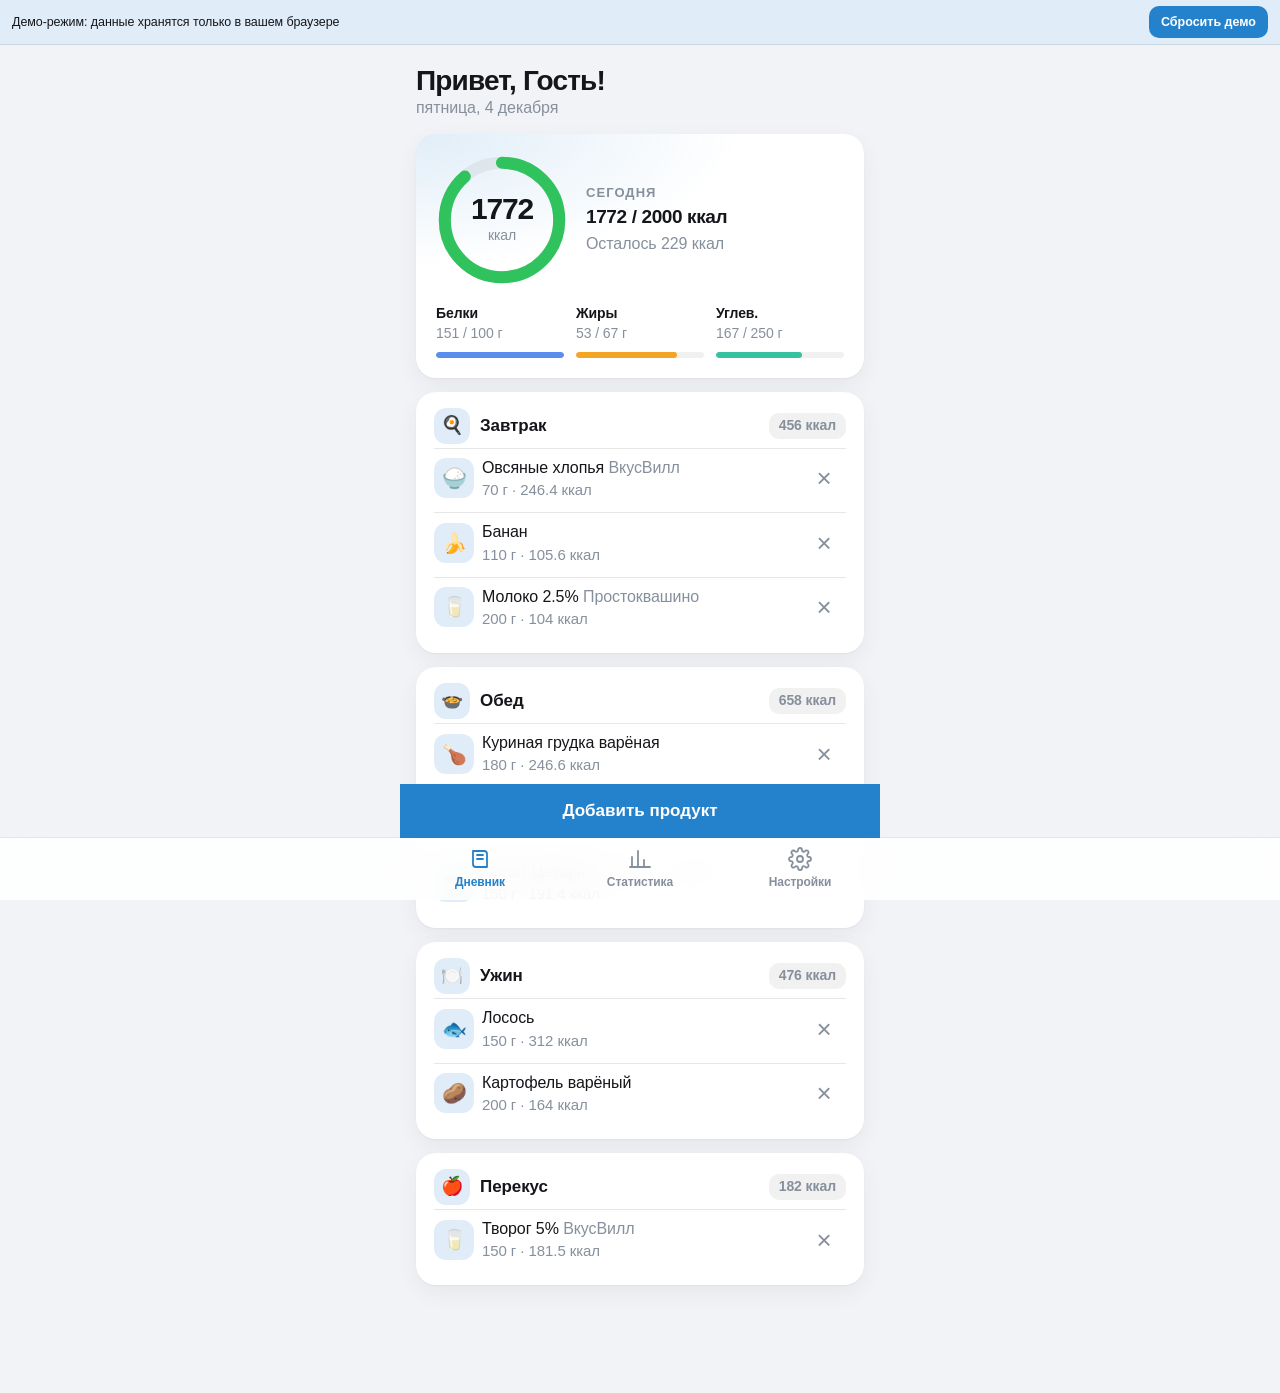
<file: frontend/index.html>
<!DOCTYPE html>
<html lang="ru">
<head>
  <meta charset="UTF-8">
  <meta name="viewport" content="width=device-width, initial-scale=1, maximum-scale=1, user-scalable=no">
  <title>CalorieBot — Дневник</title>
  <link rel="stylesheet" href="style.css?v=20261019b">
  <script src="https://telegram.org/js/telegram-web-app.js"></script>
</head>
<body>
  <main class="container">
    <header class="page-header">
      <h1 id="greeting">Привет!</h1>
      <div id="dateLabel" class="hint"></div>
    </header>

    <div id="loading">
      <div class="skeleton" style="height: 120px; margin-top: 12px"></div>
      <div class="skeleton skeleton-card"></div>
      <div class="skeleton skeleton-card"></div>
      <div class="skeleton skeleton-card"></div>
    </div>

    <div id="errorBox" class="error-box" hidden>
      <div id="errorText"></div>
      <button id="retryBtn" class="btn" type="button">Повторить</button>
    </div>

    <div id="content" hidden>
      <section class="card hero">
        <div class="hero-top">
          <div class="ring">
            <svg viewBox="0 0 120 120" aria-hidden="true">
              <circle class="ring-bg" cx="60" cy="60" r="52"></circle>
              <circle id="ringFill" class="ring-fg" cx="60" cy="60" r="52"></circle>
            </svg>
            <div class="ring-center">
              <div id="ringValue" class="ring-value">0</div>
              <div class="ring-unit">ккал</div>
            </div>
          </div>
          <div class="hero-side">
            <div class="hero-label">Сегодня</div>
            <div id="kcalText" class="kcal-main"></div>
            <div id="kcalCaption"></div>
          </div>
        </div>
        <div class="macros">
          <div class="macro">
            <div class="macro-head"><span class="macro-name">Белки</span><span id="proteinText" class="macro-value"></span></div>
            <div class="macro-bar"><div id="proteinFill" class="macro-fill protein"></div></div>
          </div>
          <div class="macro">
            <div class="macro-head"><span class="macro-name">Жиры</span><span id="fatText" class="macro-value"></span></div>
            <div class="macro-bar"><div id="fatFill" class="macro-fill fat"></div></div>
          </div>
          <div class="macro">
            <div class="macro-head"><span class="macro-name">Углев.</span><span id="carbsText" class="macro-value"></span></div>
            <div class="macro-bar"><div id="carbsFill" class="macro-fill carbs"></div></div>
          </div>
        </div>
      </section>
      <div id="meals"></div>
    </div>
  </main>

  <nav class="tabbar">
    <div class="tabbar-inner">
      <a href="index.html?v=20261019b" class="active"><svg class="tab-icon" viewBox="0 0 24 24"><path d="M5 4h11a3 3 0 0 1 3 3v13H8a3 3 0 0 1-3-3V4z"/><path d="M9 8h6M9 12h6"/></svg><span>Дневник</span></a>
      <a href="stats.html?v=20261019b"><svg class="tab-icon" viewBox="0 0 24 24"><path d="M4 20V10M10 20V4M16 20v-7M22 20H2"/></svg><span>Статистика</span></a>
      <a href="settings.html?v=20261019b"><svg class="tab-icon" viewBox="0 0 24 24"><circle cx="12" cy="12" r="3"/><path d="M19.4 15a1.7 1.7 0 0 0 .3 1.8l.1.1a2 2 0 1 1-2.8 2.8l-.1-.1a1.7 1.7 0 0 0-1.8-.3 1.7 1.7 0 0 0-1 1.5V21a2 2 0 1 1-4 0v-.1a1.7 1.7 0 0 0-1.1-1.5 1.7 1.7 0 0 0-1.8.3l-.1.1a2 2 0 1 1-2.8-2.8l.1-.1a1.7 1.7 0 0 0 .3-1.8 1.7 1.7 0 0 0-1.5-1H3a2 2 0 1 1 0-4h.1a1.7 1.7 0 0 0 1.5-1.1 1.7 1.7 0 0 0-.3-1.8l-.1-.1a2 2 0 1 1 2.8-2.8l.1.1a1.7 1.7 0 0 0 1.8.3H9a1.7 1.7 0 0 0 1-1.5V3a2 2 0 1 1 4 0v.1a1.7 1.7 0 0 0 1 1.5 1.7 1.7 0 0 0 1.8-.3l.1-.1a2 2 0 1 1 2.8 2.8l-.1.1a1.7 1.7 0 0 0-.3 1.8V9a1.7 1.7 0 0 0 1.5 1H21a2 2 0 1 1 0 4h-.1a1.7 1.7 0 0 0-1.5 1z"/></svg><span>Настройки</span></a>
    </div>
  </nav>

  <script type="module" src="diary.js?v=20261019b"></script>
</body>
</html>
</file>
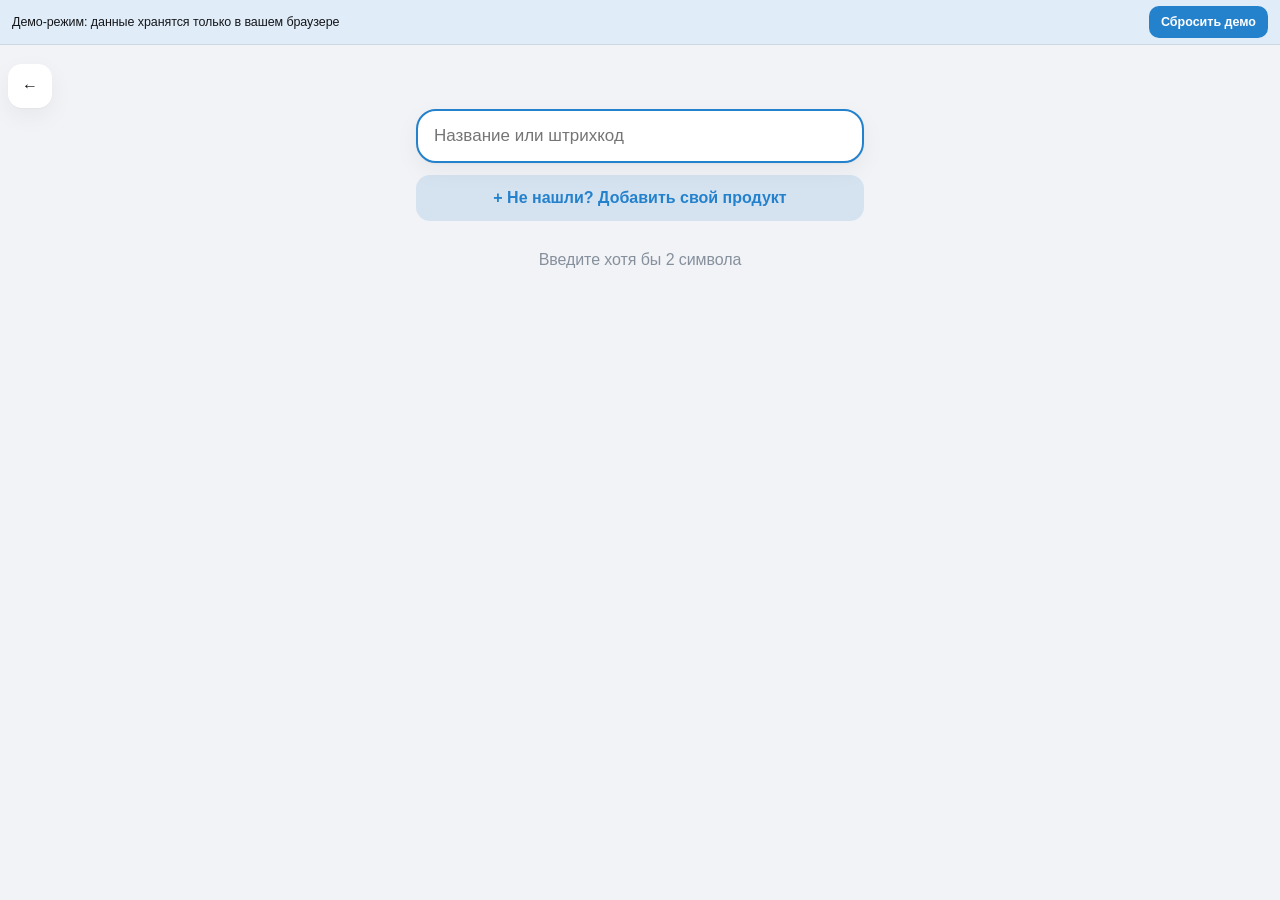
<file: frontend/add.html>
<!DOCTYPE html>
<html lang="ru">
<head>
  <meta charset="UTF-8">
  <meta name="viewport" content="width=device-width, initial-scale=1, maximum-scale=1, user-scalable=no">
  <title>CalorieBot — Добавление</title>
  <link rel="stylesheet" href="style.css?v=20261019b">
  <script src="https://telegram.org/js/telegram-web-app.js"></script>
</head>
<body>
  <main class="container">
    <section class="card product-hero">
      <div id="productMedia"></div>
      <div>
        <div id="productName" class="product-name"></div>
        <div id="productBrand" class="hint"></div>
        <div id="productPer100" class="hint"></div>
      </div>
    </section>

    <div class="weight-row">
      <input id="weightInput" class="text-input weight-input" type="text" inputmode="decimal"
             value="100" autocomplete="off" aria-label="Вес порции в граммах">
      <span class="weight-suffix">г</span>
    </div>
    <div id="weightError" class="field-error" hidden>Введите вес от 1 до 5000 г</div>

    <div class="quick-row">
      <button type="button" class="chip quick-btn" data-weight="50">50 г</button>
      <button type="button" class="chip quick-btn" data-weight="100">100 г</button>
      <button type="button" class="chip quick-btn" data-weight="150">150 г</button>
      <button type="button" class="chip quick-btn" data-weight="200">200 г</button>
    </div>

    <section class="card">
      <div id="previewKcal" class="preview-kcal"></div>
      <div id="previewMacros" class="hint"></div>
    </section>

    <div id="mealSwitch" class="segmented">
      <button type="button" class="chip" data-meal="breakfast">Завтрак</button>
      <button type="button" class="chip" data-meal="lunch">Обед</button>
      <button type="button" class="chip" data-meal="dinner">Ужин</button>
      <button type="button" class="chip" data-meal="snack">Перекус</button>
    </div>
    <button id="deleteProductBtn" class="btn-link" type="button" hidden>Удалить этот продукт из моих</button>
  </main>

  <script type="module" src="add.js?v=20261019b"></script>
</body>
</html>
</file>
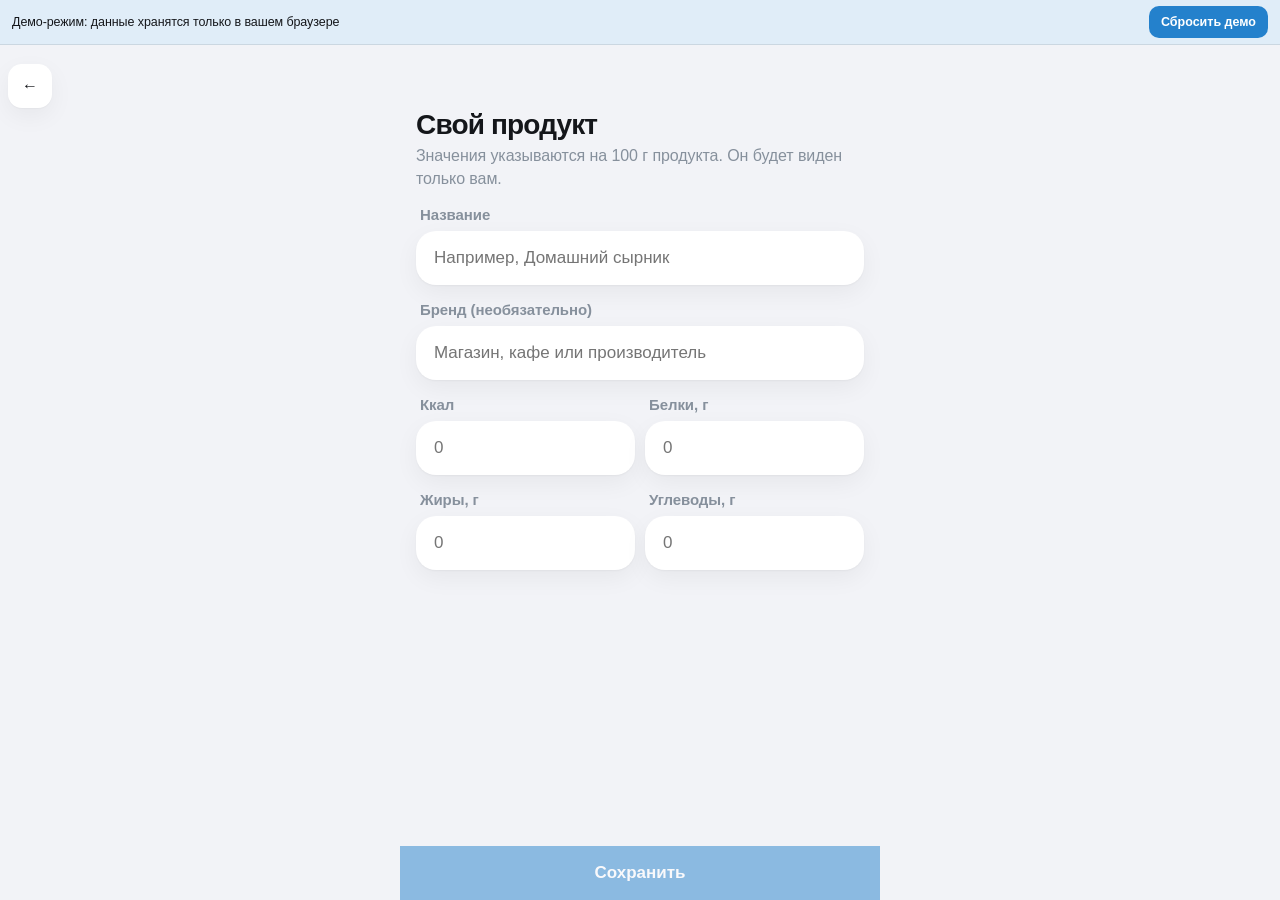
<file: frontend/create.html>
<!DOCTYPE html>
<html lang="ru">
<head>
  <meta charset="UTF-8">
  <meta name="viewport" content="width=device-width, initial-scale=1, maximum-scale=1, user-scalable=no">
  <title>CalorieBot — Свой продукт</title>
  <link rel="stylesheet" href="style.css?v=20261019b">
  <script src="https://telegram.org/js/telegram-web-app.js"></script>
</head>
<body>
  <main class="container">
    <h1>Свой продукт</h1>
    <div class="hint" style="margin-top: 4px">Значения указываются на 100 г продукта. Он будет виден только вам.</div>

    <form id="form" autocomplete="off" onsubmit="return false">
      <div class="field">
        <label for="fieldName">Название</label>
        <input id="fieldName" class="text-input" type="text" maxlength="100" placeholder="Например, Домашний сырник">
        <div class="field-error" hidden></div>
      </div>
      <div class="field">
        <label for="fieldBrand">Бренд (необязательно)</label>
        <input id="fieldBrand" class="text-input" type="text" maxlength="100" placeholder="Магазин, кафе или производитель">
        <div class="field-error" hidden></div>
      </div>

      <div class="field-row">
        <div class="field">
          <label for="fieldCalories">Ккал</label>
          <input id="fieldCalories" class="text-input" type="text" inputmode="decimal" placeholder="0">
          <div class="field-error" hidden></div>
        </div>
        <div class="field">
          <label for="fieldProtein">Белки, г</label>
          <input id="fieldProtein" class="text-input" type="text" inputmode="decimal" placeholder="0">
          <div class="field-error" hidden></div>
        </div>
      </div>
      <div class="field-row">
        <div class="field">
          <label for="fieldFat">Жиры, г</label>
          <input id="fieldFat" class="text-input" type="text" inputmode="decimal" placeholder="0">
          <div class="field-error" hidden></div>
        </div>
        <div class="field">
          <label for="fieldCarbs">Углеводы, г</label>
          <input id="fieldCarbs" class="text-input" type="text" inputmode="decimal" placeholder="0">
          <div class="field-error" hidden></div>
        </div>
      </div>

      <div id="calcHint" class="hint calc-hint"></div>
      <button id="calcBtn" class="btn-secondary" type="button" hidden>Посчитать ккал по БЖУ</button>
    </form>
  </main>

  <script type="module" src="create.js?v=20261019b"></script>
</body>
</html>
</file>
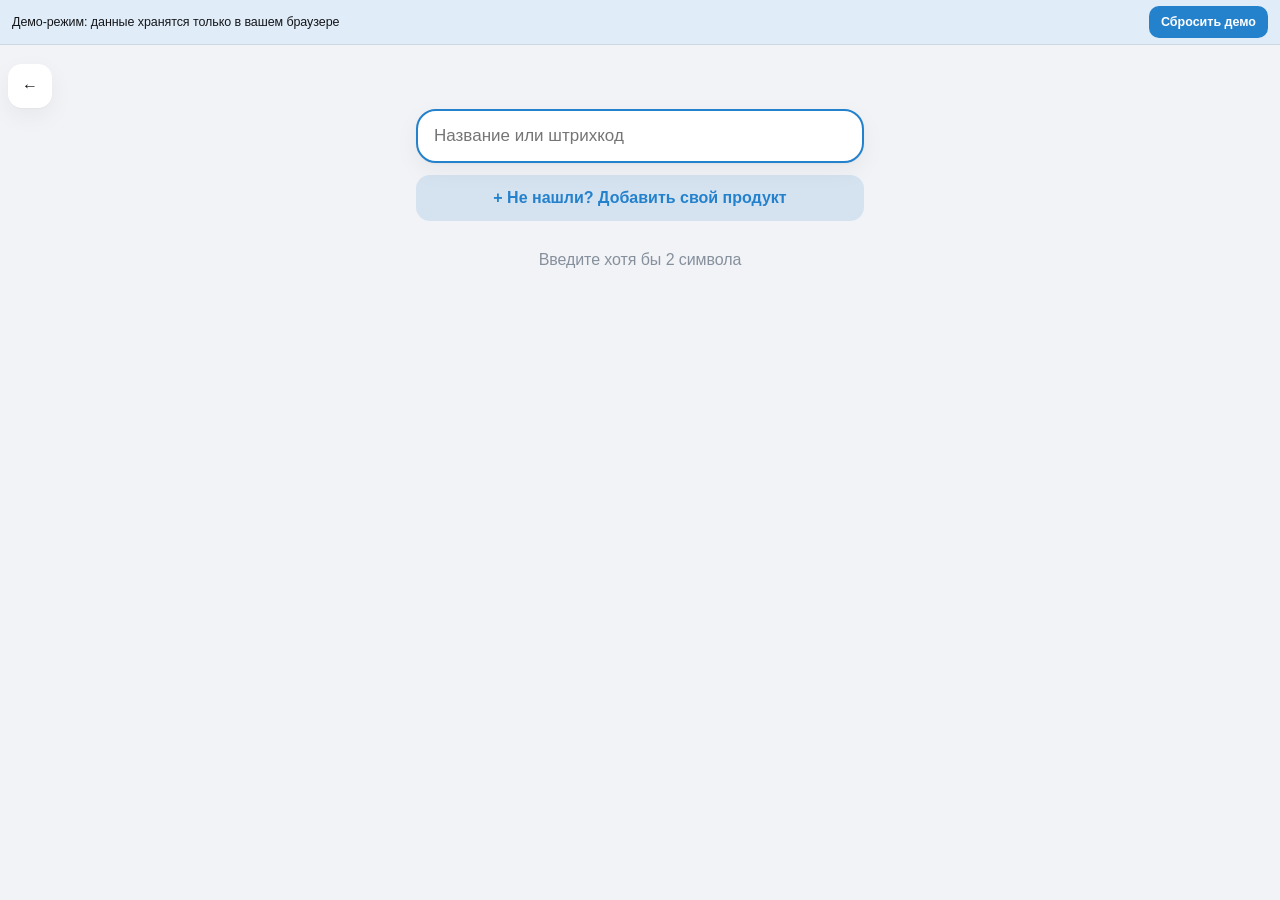
<file: frontend/search.html>
<!DOCTYPE html>
<html lang="ru">
<head>
  <meta charset="UTF-8">
  <meta name="viewport" content="width=device-width, initial-scale=1, maximum-scale=1, user-scalable=no">
  <title>CalorieBot — Поиск</title>
  <link rel="stylesheet" href="style.css?v=20261019b">
  <script src="https://telegram.org/js/telegram-web-app.js"></script>
</head>
<body>
  <main class="container">
    <input id="searchInput" class="search-input" type="search" enterkeyhint="search"
           placeholder="Название или штрихкод" autocomplete="off" autocapitalize="off">

    <button id="createBtn" class="btn-secondary create-btn" type="button">+ Не нашли? Добавить свой продукт</button>

    <div id="banner" class="banner" hidden>
      Внешняя база временно недоступна — показаны результаты из локальной базы
    </div>

    <div id="stateText" class="state-text"></div>

    <div id="errorBox" class="error-box" hidden>
      <div id="errorText"></div>
      <button id="retryBtn" class="btn" type="button">Повторить</button>
    </div>

    <div id="results"></div>

  </main>

  <script type="module" src="search.js?v=20261019b"></script>
</body>
</html>
</file>
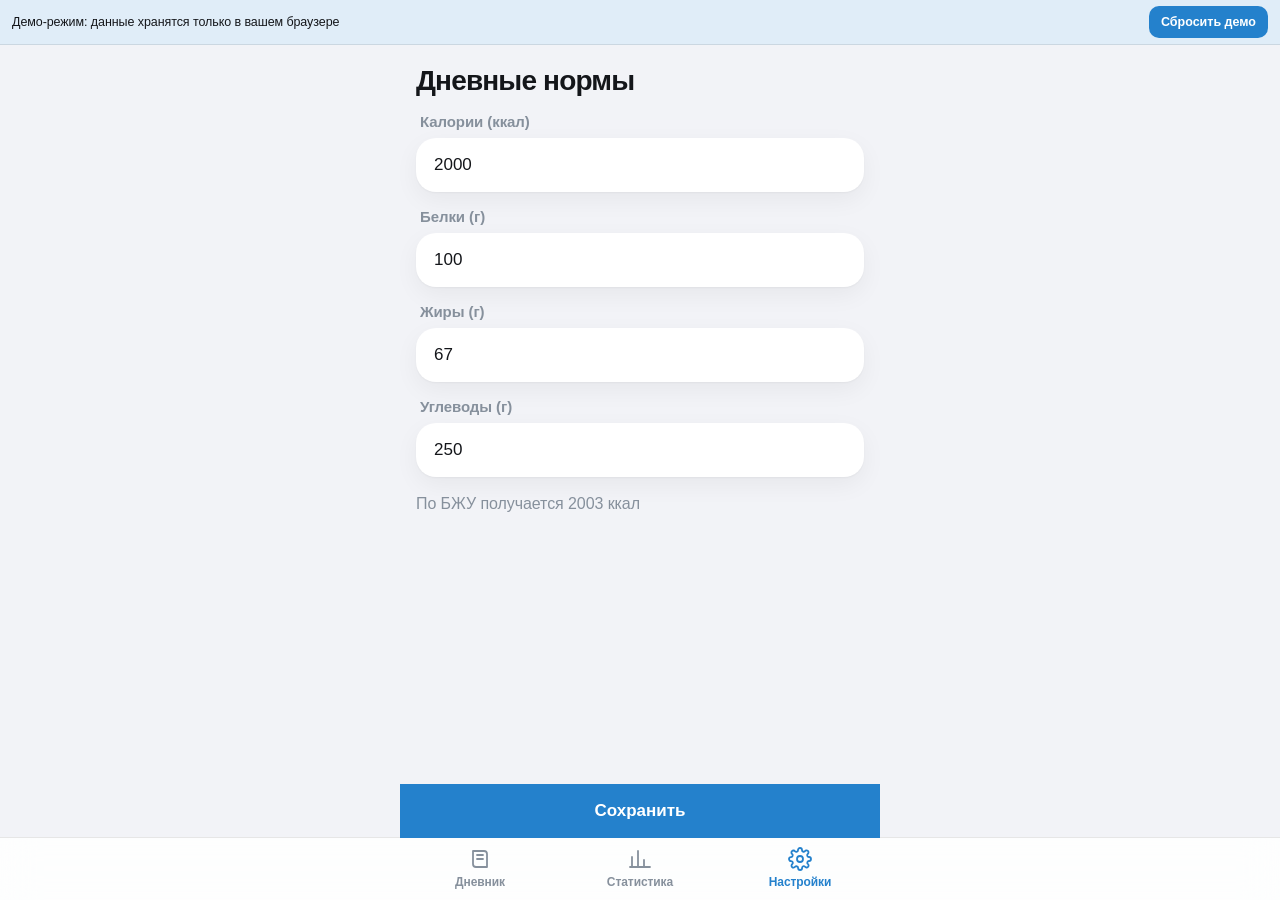
<file: frontend/settings.html>
<!DOCTYPE html>
<html lang="ru">
<head>
  <meta charset="UTF-8">
  <meta name="viewport" content="width=device-width, initial-scale=1, maximum-scale=1, user-scalable=no">
  <title>CalorieBot — Настройки</title>
  <link rel="stylesheet" href="style.css?v=20261019b">
  <script src="https://telegram.org/js/telegram-web-app.js"></script>
</head>
<body>
  <main class="container">
    <h1>Дневные нормы</h1>

    <div id="loading">
      <div class="skeleton skeleton-card"></div>
      <div class="skeleton skeleton-card"></div>
      <div class="skeleton skeleton-card"></div>
      <div class="skeleton skeleton-card"></div>
    </div>

    <div id="errorBox" class="error-box" hidden>
      <div id="errorText"></div>
      <button id="retryBtn" class="btn" type="button">Повторить</button>
    </div>

    <form id="form" hidden autocomplete="off" onsubmit="return false">
      <div class="field">
        <label for="fieldCalories">Калории (ккал)</label>
        <input id="fieldCalories" class="text-input" type="text" inputmode="numeric">
        <div class="field-error" hidden></div>
      </div>
      <div class="field">
        <label for="fieldProtein">Белки (г)</label>
        <input id="fieldProtein" class="text-input" type="text" inputmode="numeric">
        <div class="field-error" hidden></div>
      </div>
      <div class="field">
        <label for="fieldFat">Жиры (г)</label>
        <input id="fieldFat" class="text-input" type="text" inputmode="numeric">
        <div class="field-error" hidden></div>
      </div>
      <div class="field">
        <label for="fieldCarbs">Углеводы (г)</label>
        <input id="fieldCarbs" class="text-input" type="text" inputmode="numeric">
        <div class="field-error" hidden></div>
      </div>
      <div id="macroHint" class="hint" style="margin-top: 16px"></div>
    </form>
  </main>

  <nav class="tabbar">
    <div class="tabbar-inner">
      <a href="index.html?v=20261019b"><svg class="tab-icon" viewBox="0 0 24 24"><path d="M5 4h11a3 3 0 0 1 3 3v13H8a3 3 0 0 1-3-3V4z"/><path d="M9 8h6M9 12h6"/></svg><span>Дневник</span></a>
      <a href="stats.html?v=20261019b"><svg class="tab-icon" viewBox="0 0 24 24"><path d="M4 20V10M10 20V4M16 20v-7M22 20H2"/></svg><span>Статистика</span></a>
      <a href="settings.html?v=20261019b" class="active"><svg class="tab-icon" viewBox="0 0 24 24"><circle cx="12" cy="12" r="3"/><path d="M19.4 15a1.7 1.7 0 0 0 .3 1.8l.1.1a2 2 0 1 1-2.8 2.8l-.1-.1a1.7 1.7 0 0 0-1.8-.3 1.7 1.7 0 0 0-1 1.5V21a2 2 0 1 1-4 0v-.1a1.7 1.7 0 0 0-1.1-1.5 1.7 1.7 0 0 0-1.8.3l-.1.1a2 2 0 1 1-2.8-2.8l.1-.1a1.7 1.7 0 0 0 .3-1.8 1.7 1.7 0 0 0-1.5-1H3a2 2 0 1 1 0-4h.1a1.7 1.7 0 0 0 1.5-1.1 1.7 1.7 0 0 0-.3-1.8l-.1-.1a2 2 0 1 1 2.8-2.8l.1.1a1.7 1.7 0 0 0 1.8.3H9a1.7 1.7 0 0 0 1-1.5V3a2 2 0 1 1 4 0v.1a1.7 1.7 0 0 0 1 1.5 1.7 1.7 0 0 0 1.8-.3l.1-.1a2 2 0 1 1 2.8 2.8l-.1.1a1.7 1.7 0 0 0-.3 1.8V9a1.7 1.7 0 0 0 1.5 1H21a2 2 0 1 1 0 4h-.1a1.7 1.7 0 0 0-1.5 1z"/></svg><span>Настройки</span></a>
    </div>
  </nav>

  <script type="module" src="settings.js?v=20261019b"></script>
</body>
</html>
</file>
<file: frontend/style.css>
/* CalorieBot — оформление. Цвета берутся из темы Telegram, запасные — для браузера. */
:root {
  --bg: var(--tg-theme-bg-color, #ffffff);
  --text: var(--tg-theme-text-color, #14161a);
  --hint: var(--tg-theme-hint-color, #86909c);
  --link: var(--tg-theme-link-color, #2481cc);
  --btn: var(--tg-theme-button-color, #2481cc);
  --btn-text: var(--tg-theme-button-text-color, #ffffff);
  --page: var(--tg-theme-secondary-bg-color, #f2f3f7);
  --surface: var(--bg);
  --soft: color-mix(in srgb, var(--text) 6%, transparent);
  --border: color-mix(in srgb, var(--text) 10%, transparent);
  --accent-soft: color-mix(in srgb, var(--btn) 14%, transparent);
  --green: #30c25d;
  --yellow: #f5b800;
  --red: #ff4d43;
  --radius: 20px;
  --radius-sm: 14px;
  --shadow: 0 1px 2px rgba(20, 22, 26, 0.04), 0 8px 24px rgba(20, 22, 26, 0.05);
}

[data-theme="dark"] {
  --bg: var(--tg-theme-bg-color, #17212b);
  --text: var(--tg-theme-text-color, #f5f7fa);
  --hint: var(--tg-theme-hint-color, #7d8b99);
  --link: var(--tg-theme-link-color, #6ab3f3);
  --btn: var(--tg-theme-button-color, #5288c1);
  --page: var(--tg-theme-secondary-bg-color, #0e1621);
  --surface: color-mix(in srgb, var(--bg) 70%, var(--page));
  --shadow: none;
}

*,
*::before,
*::after {
  box-sizing: border-box;
}

html {
  -webkit-text-size-adjust: 100%;
}

body {
  margin: 0;
  padding-bottom: 88px;
  background: var(--page);
  color: var(--text);
  font-family: -apple-system, BlinkMacSystemFont, "Segoe UI", Roboto, sans-serif;
  font-size: 16px;
  line-height: 1.4;
  letter-spacing: -0.005em;
  -webkit-tap-highlight-color: transparent;
}

[hidden] {
  display: none !important;
}

button {
  font: inherit;
  color: inherit;
}

.container {
  max-width: 480px;
  margin: 0 auto;
  padding: 20px 16px;
}

h1 {
  margin: 0;
  font-size: 28px;
  font-weight: 800;
  line-height: 1.15;
  letter-spacing: -0.03em;
}

h2 {
  margin: 0;
  font-size: 17px;
  font-weight: 700;
}

.hint {
  color: var(--hint);
}

.page-header {
  margin-bottom: 4px;
}

/* ---- Карточки ---- */
.card {
  margin-top: 14px;
  padding: 16px 18px;
  border-radius: var(--radius);
  background: var(--surface);
  box-shadow: var(--shadow);
}

/* ---- Главная карточка дня ---- */
.hero {
  padding: 20px;
  background:
    radial-gradient(120% 90% at 0% 0%, var(--accent-soft), transparent 60%),
    var(--surface);
}

.hero-top {
  display: flex;
  align-items: center;
  gap: 18px;
}

.ring {
  position: relative;
  flex: none;
  width: 132px;
  height: 132px;
}

.ring svg {
  width: 100%;
  height: 100%;
  transform: rotate(-90deg);
}

.ring-bg,
.ring-fg {
  fill: none;
  stroke-width: 11;
}

.ring-bg {
  stroke: var(--soft);
}

.ring-fg {
  stroke: var(--green);
  stroke-linecap: round;
  stroke-dasharray: 326.73;
  stroke-dashoffset: 326.73;
  transition: stroke-dashoffset 0.7s cubic-bezier(0.2, 0.8, 0.2, 1), stroke 0.3s ease;
}

.ring-center {
  position: absolute;
  inset: 0;
  display: flex;
  flex-direction: column;
  align-items: center;
  justify-content: center;
}

.ring-value {
  font-size: 30px;
  font-weight: 800;
  line-height: 1;
  letter-spacing: -0.04em;
}

.ring-unit {
  margin-top: 2px;
  font-size: 14px;
  color: var(--hint);
}

.hero-side {
  min-width: 0;
}

.hero-label {
  font-size: 13px;
  font-weight: 700;
  letter-spacing: 0.08em;
  text-transform: uppercase;
  color: var(--hint);
}

.kcal-main {
  margin-top: 2px;
  font-size: 19px;
  white-space: nowrap;
  font-weight: 800;
  letter-spacing: -0.02em;
}

#kcalCaption {
  margin-top: 2px;
  color: var(--hint);
}

/* ---- БЖУ ---- */
.macros {
  display: grid;
  grid-template-columns: repeat(3, 1fr);
  gap: 12px;
  margin-top: 18px;
}

.macro-head {
  display: flex;
  flex-direction: column;
  gap: 1px;
}

.macro-name {
  font-size: 14px;
  font-weight: 700;
}

.macro-value {
  font-size: 14px;
  color: var(--hint);
  white-space: nowrap;
}

.macro-bar {
  height: 6px;
  margin-top: 8px;
  border-radius: 3px;
  background: var(--soft);
  overflow: hidden;
}

.macro-fill {
  height: 100%;
  width: 0;
  border-radius: 3px;
  transition: width 0.6s cubic-bezier(0.2, 0.8, 0.2, 1);
}

.macro-fill.protein { background: #5b8def; }
.macro-fill.fat { background: #f5a524; }
.macro-fill.carbs { background: #36c2a0; }

/* ---- Приёмы пищи ---- */
.meal-head {
  display: flex;
  justify-content: space-between;
  align-items: center;
}

.meal-head h2 {
  display: flex;
  align-items: center;
  gap: 10px;
}

.meal-head h2::before {
  display: inline-flex;
  align-items: center;
  justify-content: center;
  width: 36px;
  height: 36px;
  border-radius: 12px;
  background: var(--accent-soft);
  font-size: 18px;
}

.meal-card[data-meal="breakfast"] .meal-head h2::before { content: "🍳"; }
.meal-card[data-meal="lunch"] .meal-head h2::before { content: "🍲"; }
.meal-card[data-meal="dinner"] .meal-head h2::before { content: "🍽️"; }
.meal-card[data-meal="snack"] .meal-head h2::before { content: "🍎"; }

.meal-head .hint {
  padding: 3px 10px;
  border-radius: 10px;
  background: var(--soft);
  font-size: 14px;
  font-weight: 600;
}

.meal-empty {
  padding: 10px 0 2px 46px;
  color: var(--hint);
}

.entry {
  display: flex;
  align-items: center;
  gap: 8px;
  min-height: 58px;
  margin-top: 4px;
  border-top: 1px solid var(--border);
}

.entry:first-of-type {
  margin-top: 10px;
}

.entry-main {
  flex: 1;
  min-width: 0;
  padding: 8px 0;
}

.entry-name {
  font-weight: 500;
  overflow-wrap: anywhere;
}

.entry-brand {
  color: var(--hint);
  font-weight: 400;
}

.entry-meta {
  color: var(--hint);
  font-size: 15px;
}

.icon-btn {
  flex: none;
  width: 44px;
  height: 44px;
  border: 0;
  border-radius: 50%;
  background: transparent;
  color: var(--hint);
  font-size: 26px;
  line-height: 1;
  cursor: pointer;
  transition: background 0.15s ease;
}

.icon-btn:active {
  background: var(--soft);
}

/* ---- Поиск ---- */
.search-input,
.text-input {
  width: 100%;
  min-height: 54px;
  padding: 10px 16px;
  border: 2px solid transparent;
  border-radius: var(--radius);
  background: var(--surface);
  box-shadow: var(--shadow);
  color: var(--text);
  font: inherit;
  font-size: 17px;
  outline: none;
  transition: border-color 0.15s ease;
}

.search-input:focus,
.text-input:focus {
  border-color: var(--btn);
}

.banner {
  margin-top: 12px;
  padding: 12px 14px;
  border-radius: var(--radius-sm);
  background: color-mix(in srgb, var(--yellow) 18%, transparent);
  font-size: 15px;
}

.product-card {
  display: flex;
  align-items: center;
  gap: 12px;
  width: 100%;
  min-height: 68px;
  margin-top: 10px;
  padding: 10px 14px;
  border: 0;
  border-radius: var(--radius);
  background: var(--surface);
  box-shadow: var(--shadow);
  text-align: left;
  cursor: pointer;
  transition: transform 0.12s ease;
}

.product-card:active {
  transform: scale(0.98);
}

.product-thumb,
.avatar {
  flex: none;
  width: 48px;
  height: 48px;
  border-radius: 14px;
  object-fit: cover;
  background: var(--soft);
}

.avatar {
  display: flex;
  align-items: center;
  justify-content: center;
  background: var(--accent-soft);
  color: var(--btn);
  font-size: 20px;
  font-weight: 700;
}

.product-info {
  flex: 1;
  min-width: 0;
}

.product-name {
  font-weight: 500;
  overflow-wrap: anywhere;
}

.product-kcal {
  flex: none;
  text-align: right;
  font-size: 14px;
  color: var(--hint);
}

.badge {
  display: inline-block;
  margin-left: 6px;
  padding: 0 6px;
  border-radius: 6px;
  background: var(--accent-soft);
  color: var(--btn);
  font-size: 12px;
  font-weight: 700;
  vertical-align: middle;
}

.state-text {
  margin-top: 28px;
  text-align: center;
  color: var(--hint);
}

.error-box {
  margin-top: 16px;
  padding: 18px;
  border-radius: var(--radius);
  background: var(--surface);
  box-shadow: var(--shadow);
  text-align: center;
}

.btn {
  min-height: 46px;
  margin-top: 12px;
  padding: 10px 22px;
  border: 0;
  border-radius: var(--radius-sm);
  background: var(--btn);
  color: var(--btn-text);
  font-weight: 600;
  cursor: pointer;
}

/* ---- Добавление порции ---- */
.product-hero {
  display: flex;
  align-items: center;
  gap: 14px;
}

.product-hero .product-thumb,
.product-hero .avatar {
  width: 68px;
  height: 68px;
  border-radius: 18px;
}

.product-hero .product-name {
  font-size: 19px;
  font-weight: 700;
  line-height: 1.25;
}

.weight-row {
  position: relative;
  margin-top: 16px;
}

.weight-input {
  min-height: 68px;
  padding-right: 52px;
  font-size: 34px;
  font-weight: 800;
  letter-spacing: -0.03em;
}

.weight-suffix {
  position: absolute;
  right: 18px;
  top: 50%;
  transform: translateY(-50%);
  color: var(--hint);
  font-size: 20px;
  pointer-events: none;
}

.invalid {
  border-color: var(--red) !important;
}

.field-error {
  margin-top: 6px;
  color: var(--red);
  font-size: 15px;
}

.quick-row {
  display: flex;
  gap: 8px;
  margin-top: 12px;
}

.chip {
  flex: 1;
  min-height: 46px;
  border: 0;
  border-radius: var(--radius-sm);
  background: var(--surface);
  box-shadow: var(--shadow);
  font-weight: 600;
  cursor: pointer;
  transition: transform 0.12s ease, background 0.15s ease;
}

.chip:active {
  transform: scale(0.96);
}

.chip.active {
  background: var(--btn);
  color: var(--btn-text);
}

.preview-kcal {
  font-size: 38px;
  font-weight: 800;
  line-height: 1.1;
  letter-spacing: -0.04em;
}

.segmented {
  display: flex;
  gap: 4px;
  margin-top: 16px;
  padding: 5px;
  border-radius: var(--radius);
  background: var(--surface);
  box-shadow: var(--shadow);
}

.segmented .chip {
  min-width: 0;
  padding: 0 4px;
  background: transparent;
  box-shadow: none;
}

.segmented .chip.active {
  background: var(--btn);
  box-shadow: 0 4px 12px color-mix(in srgb, var(--btn) 40%, transparent);
}

/* ---- Статистика ---- */
.chart-box {
  position: relative;
  height: 270px;
  margin-top: 14px;
  padding: 14px;
  border-radius: var(--radius);
  background: var(--surface);
  box-shadow: var(--shadow);
}

#averageLine {
  font-weight: 600;
}

/* ---- Настройки ---- */
.field {
  margin-top: 14px;
}

.field label {
  display: block;
  margin: 0 4px 6px;
  color: var(--hint);
  font-size: 15px;
  font-weight: 600;
}

/* ---- Панель вкладок ---- */
.tabbar {
  position: fixed;
  left: 0;
  right: 0;
  bottom: 0;
  z-index: 10;
  background: color-mix(in srgb, var(--bg) 86%, transparent);
  -webkit-backdrop-filter: blur(18px);
  backdrop-filter: blur(18px);
  border-top: 1px solid var(--border);
}

.tabbar-inner {
  display: flex;
  max-width: 480px;
  margin: 0 auto;
}

.tabbar a {
  flex: 1;
  display: flex;
  flex-direction: column;
  align-items: center;
  justify-content: center;
  gap: 3px;
  min-height: 62px;
  color: var(--hint);
  font-size: 12px;
  font-weight: 600;
  text-decoration: none;
}

.tabbar a.active {
  color: var(--btn);
}

.tab-icon {
  width: 24px;
  height: 24px;
  fill: none;
  stroke: currentColor;
  stroke-width: 1.8;
  stroke-linecap: round;
  stroke-linejoin: round;
}

/* ---- Скелетоны ---- */
.skeleton {
  border-radius: var(--radius);
  background: linear-gradient(
    90deg,
    var(--soft) 25%,
    color-mix(in srgb, var(--text) 3%, transparent) 50%,
    var(--soft) 75%
  );
  background-size: 200% 100%;
  animation: shimmer 1.4s infinite linear;
}

.skeleton-line {
  height: 18px;
  margin-top: 8px;
}

.skeleton-card {
  height: 68px;
  margin-top: 10px;
}

@keyframes shimmer {
  0% { background-position: 200% 0; }
  100% { background-position: -200% 0; }
}

/* ---- Тосты ---- */
.toast {
  position: fixed;
  left: 50%;
  bottom: 96px;
  z-index: 100;
  max-width: calc(100% - 32px);
  padding: 12px 18px;
  border-radius: var(--radius);
  background: rgba(30, 32, 36, 0.94);
  box-shadow: 0 10px 28px rgba(0, 0, 0, 0.25);
  color: #ffffff;
  transform: translateX(-50%);
  text-align: center;
  animation: toast-in 0.2s ease;
}

.toast.success {
  background: rgba(30, 150, 75, 0.96);
}

.toast.error {
  background: rgba(214, 48, 38, 0.96);
}

@keyframes toast-in {
  from { opacity: 0; transform: translate(-50%, 8px); }
  to { opacity: 1; transform: translate(-50%, 0); }
}

/* ---- Запасные кнопки при запуске вне Telegram ---- */
.fb-main {
  position: fixed;
  left: 50%;
  bottom: 0;
  z-index: 20;
  width: 100%;
  max-width: 480px;
  min-height: 54px;
  border: 0;
  background: var(--btn);
  color: var(--btn-text);
  font-size: 17px;
  font-weight: 700;
  transform: translateX(-50%);
  cursor: pointer;
}

.fb-main:disabled {
  opacity: 0.5;
  cursor: default;
}

body.has-tabbar .fb-main {
  bottom: 62px;
}

.fb-back {
  position: fixed;
  top: 8px;
  left: 8px;
  z-index: 20;
  min-width: 44px;
  min-height: 44px;
  border: 0;
  border-radius: var(--radius-sm);
  background: var(--surface);
  box-shadow: var(--shadow);
  cursor: pointer;
}

body.has-fb-back .container {
  padding-top: 60px;
}

/* ---- Плитки статистики ---- */
.stat-grid {
  display: grid;
  grid-template-columns: 1fr 1fr;
  gap: 10px;
  margin-top: 14px;
}

.stat {
  padding: 14px 16px;
  border-radius: var(--radius);
  background: var(--surface);
  box-shadow: var(--shadow);
}

.stat-value {
  font-size: 28px;
  font-weight: 800;
  line-height: 1.1;
  letter-spacing: -0.03em;
}

.stat-label {
  margin-top: 2px;
  color: var(--hint);
  font-size: 14px;
}

.stat-note {
  margin-top: 10px;
  text-align: center;
  font-size: 15px;
}

#averageLine {
  display: none;
}

h1 + .segmented,
h1 + .field {
  margin-top: 16px;
}

/* ---- Иконки блюд ---- */
.avatar {
  font-size: 26px;
  font-weight: 400;
  line-height: 1;
}

.product-hero .avatar {
  font-size: 34px;
}

.entry-icon {
  flex: none;
  display: flex;
  align-items: center;
  justify-content: center;
  width: 40px;
  height: 40px;
  border-radius: 12px;
  background: var(--accent-soft);
  font-size: 20px;
}

.meal-empty {
  padding-left: 0;
}

/* ---- Свой продукт ---- */
.field-row {
  display: grid;
  grid-template-columns: 1fr 1fr;
  gap: 10px;
}

.calc-hint {
  margin-top: 14px;
  text-align: center;
}

.btn-secondary {
  display: block;
  width: 100%;
  min-height: 48px;
  margin-top: 12px;
  padding: 10px 18px;
  border: 0;
  border-radius: var(--radius-sm);
  background: var(--accent-soft);
  color: var(--btn);
  font-weight: 700;
  cursor: pointer;
}

.btn-secondary:active {
  transform: scale(0.98);
}

.create-btn {
  margin-top: 12px;
  min-height: 46px;
}

.btn-link {
  display: block;
  margin: 18px auto 0;
  min-height: 44px;
  padding: 8px 12px;
  border: 0;
  background: transparent;
  color: var(--red);
  font-size: 15px;
  cursor: pointer;
}

.calc-hint.field-error {
  margin-top: 14px;
  text-align: center;
}

/* ---- Демо-режим ---- */
.demo-bar {
  position: sticky;
  top: 0;
  z-index: 30;
  display: flex;
  align-items: center;
  justify-content: space-between;
  gap: 10px;
  padding: 6px 12px;
  background: color-mix(in srgb, var(--btn) 14%, var(--bg));
  backdrop-filter: blur(10px);
  -webkit-backdrop-filter: blur(10px);
  border-bottom: 1px solid var(--border);
  color: var(--text);
  font-size: 12.5px;
  line-height: 1.3;
}

.demo-bar span {
  flex: 1;
  min-width: 0;
}

.demo-bar button {
  flex: none;
  min-height: 32px;
  padding: 4px 12px;
  border: 0;
  border-radius: 10px;
  background: var(--btn);
  color: var(--btn-text);
  font-size: 12.5px;
  font-weight: 600;
  cursor: pointer;
}

body.has-demo-bar .fb-back {
  top: 64px;
}

body.has-demo-bar.has-fb-back .container {
  padding-top: 64px;
}
</file>
